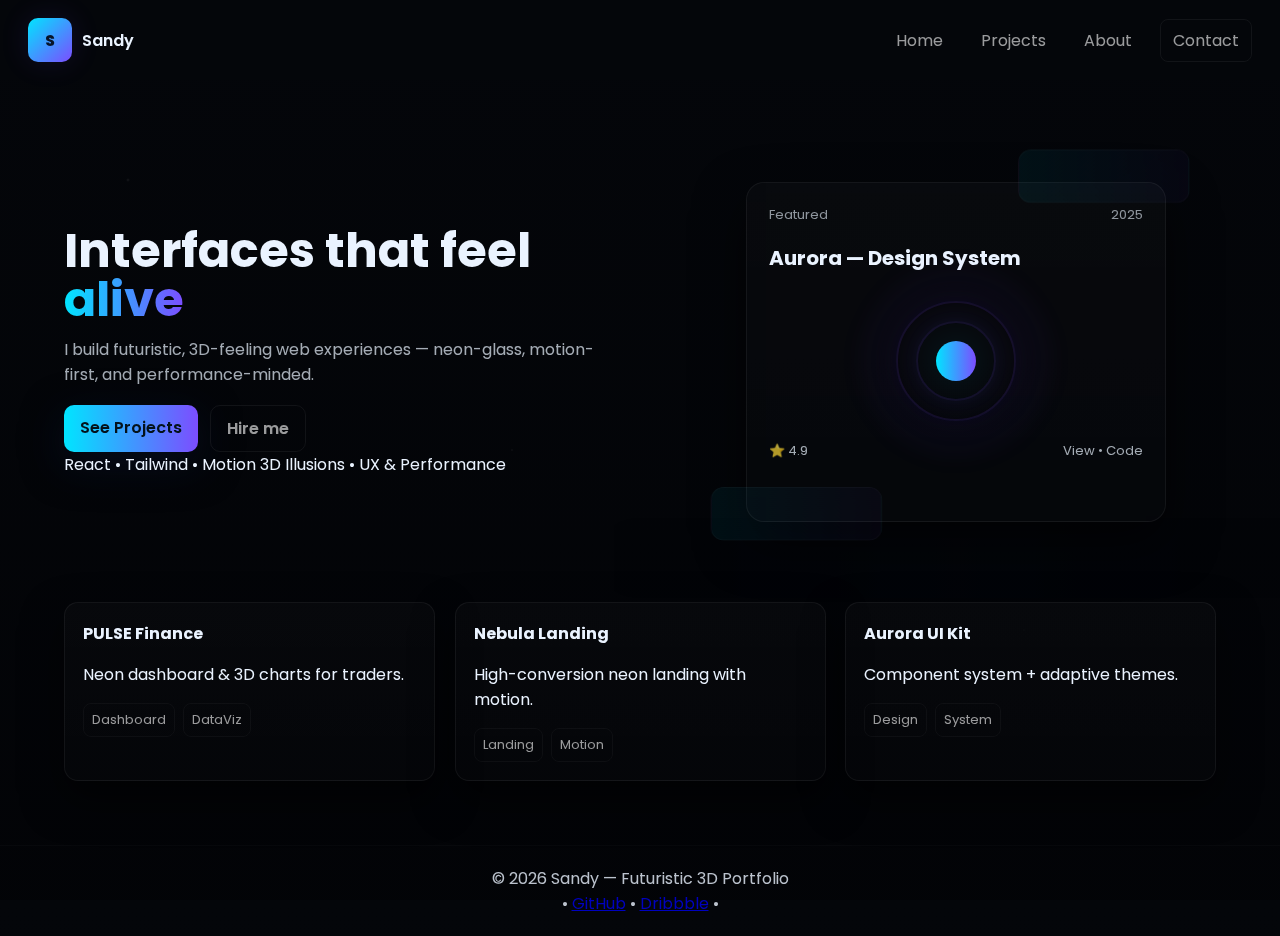
<file: index.html>
<!doctype html>
<html lang="en">
<head>
  <meta charset="utf-8" />
  <meta name="viewport" content="width=device-width,initial-scale=1" />
  <title>Sandy — Futuristic 3D Portfolio</title>
  <link rel="preconnect" href="https://fonts.googleapis.com">
  <link rel="preconnect" href="https://fonts.gstatic.com" crossorigin>
  <link href="https://fonts.googleapis.com/css2?family=Poppins:wght@300;500;700&display=swap" rel="stylesheet">
  <link rel="stylesheet" href="styling/style.css">
</head>
<body>
  <div class="bg-stars"></div>

  <header class="site-header">
    <a class="brand" href="3Dportfolio/index.html"><span class="logo">S</span> Sandy</a>
    <nav class="nav">
      <a href="3Dportfolio/index.html">Home</a>
        <a href="projects/project.html">Projects</a>
        <a href="about/about.html">About</a>
        <a href="contacts/contacts.html" class="cta">Contact</a>
    </nav>
    <button class="mobile-toggle" aria-label="Toggle menu">☰</button>
  </header>

  <main class="container">
    <section class="hero">
      <div class="hero-left">
        <h1 class="huge">Interfaces that feel <span class="gradient-text">alive</span></h1>
        <p class="lead">I build futuristic, 3D-feeling web experiences — neon-glass, motion-first, and performance-minded.</p>
        <div class="hero-actions">
          <a class="btn primary" href="/Users/09sandy/ChattyBySandy/projects/projects.html">See Projects</a>
          <a class="btn ghost" href="/Users/09sandy/ChattyBySandy/contact/contact.html">Hire me</a>
        </div>

        <div class="badges">
          <span>React • Tailwind • Motion</span>
          <span>3D Illusions • UX & Performance</span>
        </div>
      </div>

      <div class="hero-right">
        <div class="scene" data-tilt>
          <div class="card card-large">
            <div class="card-head">
              <div class="meta">Featured</div>
              <div class="year">2025</div>
            </div>
            <h3 class="card-title">Aurora — Design System</h3>
            <div class="ring-wrap">
              <div class="ring ring-1"></div>
              <div class="ring ring-2"></div>
              <div class="ring ring-3"></div>
              <div class="core"></div>
            </div>
            <div class="card-foot">
              <div>⭐ 4.9</div>
              <div class="links">View • Code</div>
            </div>
          </div>

          <div class="floating-plate plate-1"></div>
          <div class="floating-plate plate-2"></div>
          <div class="grid-ground"></div>
        </div>
      </div>
    </section>

    <section class="preview-grid" id="projects-preview">
      <article class="proj" data-tilt>
        <div class="proj-inner">
          <h4>PULSE Finance</h4>
          <p>Neon dashboard & 3D charts for traders.</p>
          <div class="tags"><span>Dashboard</span><span>DataViz</span></div>
        </div>
      </article>

      <article class="proj" data-tilt>
        <div class="proj-inner">
          <h4>Nebula Landing</h4>
          <p>High-conversion neon landing with motion.</p>
          <div class="tags"><span>Landing</span><span>Motion</span></div>
        </div>
      </article>

      <article class="proj" data-tilt>
        <div class="proj-inner">
          <h4>Aurora UI Kit</h4>
          <p>Component system + adaptive themes.</p>
          <div class="tags"><span>Design</span><span>System</span></div>
        </div>
      </article>
    </section>
  </main>

  <footer class="site-footer">
    <div>© <span id="year"></span> Sandy — Futuristic 3D Portfolio</div>
    <div class="socials">• <a href="#">GitHub</a> • <a href="#">Dribbble</a> •</div>
  </footer>

  <script src="scripts/script.js"></script>
</body>
</html>
</file>
<file: styling/style.css>
:root {
    --bg: #04060a;
    --glass: rgba(255, 255, 255, 0.04);
    --muted: rgba(255, 255, 255, 0.6);
    --accent1: #00E5FF;
    --accent2: #7C4DFF;
    --neon: 0 0 30px rgba(124, 77, 255, 0.12);
    --card-shadow: 0 20px 50px rgba(0, 0, 0, 0.6);
    --glass-border: rgba(255, 255, 255, 0.06);
    --gap: 22px;
}

* {
    box-sizing: border-box
}

html,
body {
    height: 100%
}

body {
    margin: 0;
    font-family: 'Poppins', system-ui, -apple-system, 'Segoe UI', Roboto;
    background: linear-gradient(180deg, var(--bg), #020306 120%);
    color: #eaf3ff;
    -webkit-font-smoothing: antialiased;
    -moz-osx-font-smoothing: grayscale;
    overflow-x: hidden;
}

/* stars bg */
.bg-stars {
    position: fixed;
    inset: 0;
    z-index: -2;
    pointer-events: none;
    background-image:
        radial-gradient(2px 2px at 10% 20%, rgba(255, 255, 255, 0.10), transparent),
        radial-gradient(1px 1px at 80% 70%, rgba(255, 255, 255, 0.06), transparent),
        radial-gradient(1.5px 1.5px at 40% 50%, rgba(255, 255, 255, 0.08), transparent);
    opacity: 0.8;
}

/* Header */
.site-header {
    display: flex;
    align-items: center;
    justify-content: space-between;
    padding: 18px 28px;
    position: relative;
    z-index: 40;
    backdrop-filter: blur(6px);
}

.brand {
    display: flex;
    align-items: center;
    gap: 10px;
    text-decoration: none;
    color: inherit;
    font-weight: 600
}

.brand .logo {
    width: 44px;
    height: 44px;
    border-radius: 10px;
    display: flex;
    align-items: center;
    justify-content: center;
    color: #071428;
    font-weight: 800;
    background: linear-gradient(135deg, var(--accent1), var(--accent2));
    box-shadow: var(--neon);
}

.nav {
    display: flex;
    gap: 18px;
    align-items: center;
}

.nav a {
    color: var(--muted);
    text-decoration: none;
    padding: 8px 10px;
    border-radius: 8px;
}

.nav a:hover {
    color: white;
    opacity: 1
}

.nav a.cta {
    border: 1px solid rgba(255, 255, 255, 0.06);
    padding: 8px 12px
}

.nav a.active {
    color: white
}

.mobile-toggle {
    display: none;
    background: none;
    border: 0;
    color: var(--muted);
    font-size: 20px
}

/* Container */
.container {
    max-width: 1200px;
    margin: 20px auto;
    padding: 24px
}

/* Hero */
.hero {
    display: grid;
    grid-template-columns: 1fr 520px;
    gap: 40px;
    align-items: center;
    margin-top: 18px
}

@media(max-width:980px) {
    .hero {
        grid-template-columns: 1fr;
    }

    .hero-right {
        order: -1;
        padding-top: 20px
    }
}

.huge {
    font-size: 48px;
    line-height: 1.02;
    margin: 0
}

@media(max-width:700px) {
    .huge {
        font-size: 32px
    }
}

.gradient-text {
    background: linear-gradient(90deg, var(--accent1), var(--accent2));
    -webkit-background-clip: text;
    color: transparent
}

.lead {
    color: rgba(234, 243, 255, 0.7);
    margin-top: 12px;
    max-width: 540px
}

.hero-actions {
    margin-top: 18px;
    display: flex;
    gap: 12px
}

.btn {
    display: inline-block;
    padding: 10px 16px;
    border-radius: 10px;
    text-decoration: none;
    font-weight: 600
}

.btn.primary {
    background: linear-gradient(90deg, var(--accent1), var(--accent2));
    color: #04121b;
    box-shadow: 0 12px 40px rgba(7, 17, 40, 0.6)
}

.btn.ghost {
    border: 1px solid var(--glass-border);
    color: var(--muted);
    background: transparent
}

.btn.small {
    padding: 8px 12px
}

/* hero right scene */
.scene {
    position: relative;
    width: 100%;
    height: 420px;
    display: flex;
    align-items: center;
    justify-content: center;
    perspective: 1200px
}

.card {
    width: 360px;
    height: 300px;
    border-radius: 18px;
    padding: 20px;
    background: linear-gradient(180deg, rgba(255, 255, 255, 0.02), rgba(255, 255, 255, 0.01));
    border: 1px solid var(--glass-border);
    box-shadow: var(--card-shadow);
    transform-style: preserve-3d;
    transition: transform .25s cubic-bezier(.15, .8, .3, 1);
    position: relative;
    z-index: 10;
    backdrop-filter: blur(8px)
}

.card-large {
    width: 420px;
    height: 340px;
    padding: 22px
}

.card-head {
    display: flex;
    justify-content: space-between;
    align-items: center
}

.meta {
    font-size: 13px;
    color: rgba(234, 243, 255, 0.6)
}

.year {
    font-size: 13px;
    color: rgba(234, 243, 255, 0.6)
}

.card-title {
    margin: 18px 0 8px;
    font-size: 20px
}

.card-foot {
    display: flex;
    justify-content: space-between;
    align-items: center;
    color: rgba(234, 243, 255, 0.7);
    font-size: 13px
}

/* rings & core */
.ring-wrap {
    position: relative;
    width: 160px;
    height: 160px;
    margin: 8px auto 0;
    display: flex;
    align-items: center;
    justify-content: center
}

.ring {
    position: absolute;
    border-radius: 999px;
    border: 2px solid rgba(124, 77, 255, 0.12);
    box-shadow: var(--neon);
    transform: translateZ(30px)
}

.ring-1 {
    width: 160px;
    height: 160px;
    filter: blur(10px)
}

.ring-2 {
    width: 120px;
    height: 120px;
    transform: translateZ(50px)
}

.ring-3 {
    width: 80px;
    height: 80px;
    transform: translateZ(70px)
}

.core {
    width: 40px;
    height: 40px;
    border-radius: 50%;
    background: linear-gradient(90deg, var(--accent1), var(--accent2));
    transform: translateZ(90px);
    box-shadow: 0 0 40px rgba(0, 229, 255, 0.12)
}

/* floating plates */
.floating-plate {
    position: absolute;
    width: 160px;
    height: 50px;
    border-radius: 12px;
    background: linear-gradient(90deg, rgba(0, 229, 255, 0.06), rgba(124, 77, 255, 0.04));
    border: 1px solid rgba(255, 255, 255, 0.03);
    transform: translateZ(80px)
}

.plate-1 {
    right: 8%;
    top: 5%
}

.plate-2 {
    left: 6%;
    bottom: 8%
}

/* ground */
.grid-ground {
    position: absolute;
    left: 50%;
    bottom: -36px;
    transform: translateX(-50%);
    width: 720px;
    height: 80px;
    background: linear-gradient(90deg, transparent, #0d1220, transparent);
    opacity: 0.08;
    border-radius: 40px
}

/* project preview grid */
.preview-grid {
    display: grid;
    grid-template-columns: repeat(3, 1fr);
    gap: 20px;
    margin-top: 40px
}

@media(max-width:980px) {
    .preview-grid {
        grid-template-columns: 1fr
    }
}

.proj {
    background: linear-gradient(180deg, rgba(255, 255, 255, 0.02), rgba(255, 255, 255, 0.01));
    padding: 18px;
    border-radius: 14px;
    border: 1px solid var(--glass-border);
    box-shadow: 0 18px 40px rgba(0, 0, 0, 0.6);
    transition: transform .25s
}

.proj-inner h4 {
    margin: 0 0 8px
}

.tags {
    margin-top: 12px
}

.tags span {
    display: inline-block;
    padding: 6px 8px;
    border-radius: 8px;
    margin-right: 8px;
    border: 1px solid rgba(255, 255, 255, 0.04);
    font-size: 13px;
    color: var(--muted)
}

/* sections */
.section-head {
    margin: 40px 0
}

.project-list {
    display: flex;
    flex-direction: column;
    gap: 22px
}

.project-case {
    display: flex;
    gap: 18px;
    align-items: center;
    background: linear-gradient(180deg, rgba(255, 255, 255, 0.02), rgba(255, 255, 255, 0.01));
    border-radius: 14px;
    padding: 14px;
    border: 1px solid var(--glass-border)
}

.project-case.reverse {
    flex-direction: row-reverse
}

.case-media {
    width: 280px;
    height: 160px;
    border-radius: 12px;
    background: linear-gradient(90deg, #021426 0%, #051423 100%);
    box-shadow: 0 10px 40px rgba(4, 6, 12, 0.6)
}

.case-body h3 {
    margin: 6px 0
}

/* about & contact */
.about-grid {
    display: grid;
    grid-template-columns: 2fr 1fr;
    gap: 24px
}

@media(max-width:980px) {
    .about-grid {
        grid-template-columns: 1fr
    }
}

.bio {
    padding: 18px;
    border-radius: 12px
}

.skills {
    padding: 18px;
    border-radius: 12px
}

.skill-list {
    display: flex;
    flex-wrap: wrap;
    gap: 8px
}

.skill {
    padding: 8px 10px;
    border-radius: 10px;
    border: 1px solid rgba(255, 255, 255, 0.04)
}

/* contact form */
.contact-grid {
    display: grid;
    grid-template-columns: 2fr 1fr;
    gap: 22px
}

@media(max-width:980px) {
    .contact-grid {
        grid-template-columns: 1fr
    }
}

.contact-form {
    display: flex;
    flex-direction: column;
    gap: 12px
}

.contact-form input,
.contact-form textarea {
    padding: 12px;
    border-radius: 10px;
    border: 1px solid rgba(255, 255, 255, 0.04);
    background: transparent;
    color: inherit;
    resize: vertical
}

.mini-cta {
    margin-top: 14px
}

/* footer */
.site-footer {
    padding: 20px 24px;
    text-align: center;
    border-top: 1px solid rgba(255, 255, 255, 0.03);
    opacity: 0.8;
    margin-top: 40px
}

/* tilt helper */
[data-tilt] {
    transform-style: preserve-3d;
    transition: transform .15s cubic-bezier(.2, .9, .3, 1);
    will-change: transform
}
</file>
